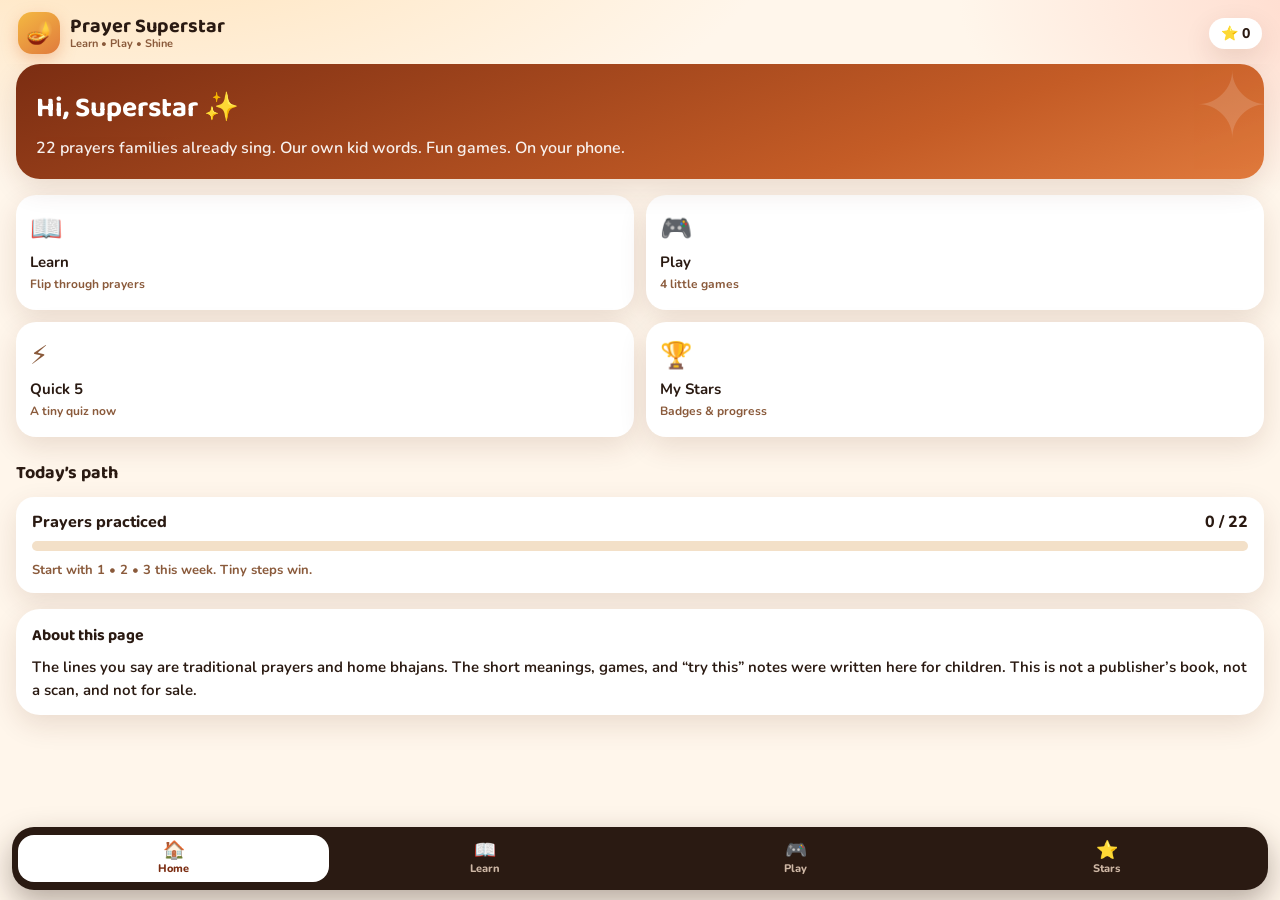
<file: index.html>
<!DOCTYPE html>
<html lang="en">
<head>
<meta charset="UTF-8" />
<meta name="viewport" content="width=device-width, initial-scale=1, viewport-fit=cover, maximum-scale=1" />
<meta name="apple-mobile-web-app-capable" content="yes" />
<meta name="apple-mobile-web-app-status-bar-style" content="black-translucent" />
<meta name="theme-color" content="#7B2D12" />
<title>Prayer Superstar</title>
<link rel="preconnect" href="https://fonts.googleapis.com" />
<link href="https://fonts.googleapis.com/css2?family=Baloo+2:wght@500;600;700;800&family=Nunito:wght@500;600;700;800&display=swap" rel="stylesheet" />
<link rel="stylesheet" href="styles.css" />
</head>
<body>
<div id="app">
  <header class="top">
    <div class="brand">
      <div class="logo">🪔</div>
      <div>
        <h1>Prayer Superstar</h1>
        <small>Learn • Play • Shine</small>
      </div>
    </div>
    <div class="star-pill">⭐ <span id="starCount">0</span></div>
  </header>

  <main>
    <section id="home" class="screen on">
      <div class="hero">
        <h2>Hi, Superstar ✨</h2>
        <p>22 prayers families already sing. Our own kid words. Fun games. On your phone.</p>
      </div>
      <div class="grid2">
        <button class="tile" onclick="go('learn')">
          <span class="ico">📖</span><b>Learn</b><span>Flip through prayers</span>
        </button>
        <button class="tile" onclick="go('play')">
          <span class="ico">🎮</span><b>Play</b><span>4 little games</span>
        </button>
        <button class="tile" onclick="startQuick()">
          <span class="ico">⚡</span><b>Quick 5</b><span>A tiny quiz now</span>
        </button>
        <button class="tile" onclick="go('stars')">
          <span class="ico">🏆</span><b>My Stars</b><span>Badges & progress</span>
        </button>
      </div>
      <h3 class="section-title">Today’s path</h3>
      <div class="progress">
        <div style="display:flex;justify-content:space-between;font-weight:800">
          <span>Prayers practiced</span><span id="pracLabel">0 / 22</span>
        </div>
        <div class="bar"><i id="pracBar"></i></div>
        <p style="margin:10px 0 0;font-weight:700;color:#8A5A3B;font-size:13px">Start with 1 • 2 • 3 this week. Tiny steps win.</p>
      </div>
      <div class="card" style="margin-top:16px;padding:14px 16px">
        <b class="baloo">About this page</b>
        <p class="mean" style="margin:8px 0 0">The lines you say are traditional prayers and home bhajans. The short meanings, games, and “try this” notes were written here for children. This is not a publisher’s book, not a scan, and not for sale.</p>
      </div>
    </section>

    <section id="learn" class="screen">
      <input class="search" id="qsearch" placeholder="Find a prayer…" oninput="filterLearn()" />
      <div class="plist" id="plist"></div>
    </section>

    <section id="detail" class="screen">
      <button class="back" onclick="go('learn')">← All prayers</button>
      <div class="card" id="detailCard"></div>
    </section>

    <section id="play" class="screen">
      <div class="hero" style="background:linear-gradient(160deg,#1F6F6A,#3D7EA6)">
        <h2>Game time 🎮</h2>
        <p>Short, tap-tap games. No peeking at answers.</p>
      </div>
      <div class="grid2">
        <button class="tile" onclick="startGame('when')">
          <span class="ico">⏰</span><b>When?</b><span>Pick the right time</span>
        </button>
        <button class="tile" onclick="startGame('blank')">
          <span class="ico">🧩</span><b>Missing word</b><span>Fill the blank</span>
        </button>
        <button class="tile" onclick="startGame('tf')">
          <span class="ico">✅</span><b>True / False</b><span>Spot the truth</span>
        </button>
        <button class="tile" onclick="startGame('match')">
          <span class="ico">🔗</span><b>Match up</b><span>Name ↔ meaning</span>
        </button>
      </div>
    </section>

    <section id="game" class="screen">
      <button class="back" onclick="go('play')">← Games</button>
      <div class="card" id="gameCard"></div>
    </section>

    <section id="stars" class="screen">
      <div class="hero">
        <h2>Star board ⭐</h2>
        <p>Every right answer and every “I said it” adds a star.</p>
      </div>
      <h3 class="section-title">Badges</h3>
      <div class="badge-row" id="badges"></div>
      <button class="btn ghost" onclick="resetProgress()" style="margin-top:18px">Reset my stars</button>
    </section>
  </main>

  <nav class="tab">
    <button class="on" data-tab="home" onclick="go('home')"><span class="n">🏠</span>Home</button>
    <button data-tab="learn" onclick="go('learn')"><span class="n">📖</span>Learn</button>
    <button data-tab="play" onclick="go('play')"><span class="n">🎮</span>Play</button>
    <button data-tab="stars" onclick="go('stars')"><span class="n">⭐</span>Stars</button>
  </nav>
</div>
<div class="toast" id="toast"></div>

<script src="prayers.js"></script>
<script src="app.js"></script>
</body>
</html>
</file>
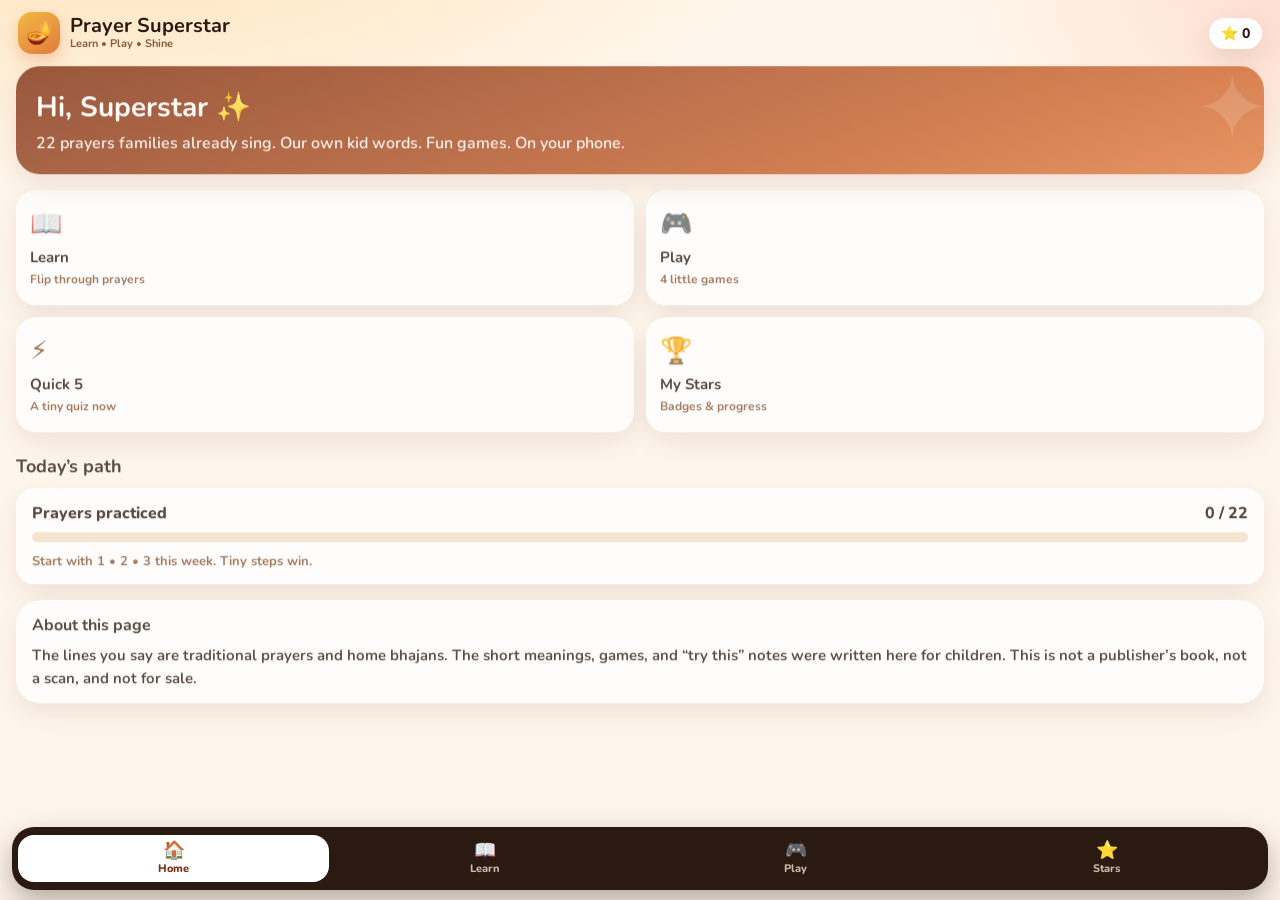
<file: prayer-superstar.html>
<!DOCTYPE html>
<html lang="en">
<head>
<meta charset="UTF-8" />
<meta http-equiv="refresh" content="0; url=./index.html" />
<title>Prayer Superstar</title>
</head>
<body>
<p><a href="./index.html">Open Prayer Superstar</a></p>
</body>
</html>
</file>
<file: styles.css>
:root {
  --saffron: #E07A3D;
  --deep: #7B2D12;
  --ink: #2A1A12;
  --cream: #FFF6EB;
  --card: #FFFFFF;
  --gold: #E8B84A;
  --teal: #1F6F6A;
  --lotus: #C45C6A;
  --sky: #3D7EA6;
  --ok: #2E8B57;
  --bad: #C44536;
  --shadow: 0 10px 28px rgba(80, 30, 10, .12);
  --safe-b: env(safe-area-inset-bottom);
}
* { box-sizing: border-box; -webkit-tap-highlight-color: transparent; }
html, body { margin: 0; height: 100%; }
body {
  font-family: Nunito, system-ui, sans-serif;
  background:
    radial-gradient(1200px 500px at 10% -10%, #FFE2B8 0%, transparent 55%),
    radial-gradient(900px 400px at 110% 0%, #FFD6C8 0%, transparent 50%),
    var(--cream);
  color: var(--ink);
  overflow: hidden;
}
h1, h2, h3, .baloo { font-family: "Baloo 2", Nunito, sans-serif; }
#app { height: 100%; display: flex; flex-direction: column; }
header.top {
  padding: calc(12px + env(safe-area-inset-top)) 18px 10px;
  display: flex; align-items: center; justify-content: space-between;
}
.brand { display: flex; align-items: center; gap: 10px; }
.logo {
  width: 42px; height: 42px; border-radius: 14px;
  background: linear-gradient(145deg, #F4B942, #E07A3D);
  display: grid; place-items: center; font-size: 22px;
  box-shadow: 0 6px 16px rgba(224,122,61,.35);
}
.brand h1 { font-size: 20px; margin: 0; line-height: 1; }
.brand small { display: block; font-size: 11px; color: #8A5A3B; font-weight: 700; }
.star-pill {
  background: #fff; border-radius: 999px; padding: 6px 12px;
  font-weight: 800; box-shadow: var(--shadow); font-size: 14px;
}
main { flex: 1; overflow: auto; padding: 0 16px 96px; }
.screen { display: none; animation: up .28s ease; }
.screen.on { display: block; }
@keyframes up { from { opacity: 0; transform: translateY(10px); } to { opacity: 1; transform: none; } }
.hero {
  background: linear-gradient(160deg, #7B2D12 0%, #C45C26 70%, #E07A3D 100%);
  color: #fff; border-radius: 24px; padding: 22px 20px 20px;
  box-shadow: var(--shadow); position: relative; overflow: hidden;
}
.hero:after {
  content: "\2726"; position: absolute; right: -6px; top: -18px;
  font-size: 90px; opacity: .15;
}
.hero h2 { margin: 0 0 6px; font-size: 28px; }
.hero p { margin: 0; opacity: .92; font-weight: 600; }
.grid2 { display: grid; grid-template-columns: 1fr 1fr; gap: 12px; margin-top: 16px; }
.tile {
  background: var(--card); border-radius: 20px; padding: 16px 14px;
  box-shadow: var(--shadow); border: 0; text-align: left; width: 100%;
  font: inherit; color: inherit; cursor: pointer;
}
.tile .ico { font-size: 26px; display: block; margin-bottom: 6px; }
.tile b { display: block; font-size: 15px; }
.tile span { font-size: 12px; color: #8A5A3B; font-weight: 700; }
.section-title { margin: 22px 0 10px; font-size: 18px; }
.progress {
  background: #fff; border-radius: 18px; padding: 14px 16px; box-shadow: var(--shadow);
}
.bar { height: 10px; background: #F3E0C8; border-radius: 99px; overflow: hidden; margin-top: 8px; }
.bar > i { display: block; height: 100%; width: 0; background: linear-gradient(90deg, #F4B942, #E07A3D); border-radius: 99px; transition: width .4s; }
nav.tab {
  position: fixed; left: 12px; right: 12px; bottom: calc(10px + var(--safe-b));
  background: #2A1A12; color: #fff; border-radius: 22px;
  display: grid; grid-template-columns: repeat(4, 1fr);
  padding: 8px 6px; z-index: 20; box-shadow: 0 12px 30px rgba(42,26,18,.35);
}
nav.tab button {
  background: none; border: 0; color: #CDB6A4; font: inherit; font-weight: 800;
  font-size: 11px; padding: 6px 0; border-radius: 16px;
}
nav.tab button .n { display: block; font-size: 18px; line-height: 1.1; }
nav.tab button.on { background: #fff; color: var(--deep); }
.search {
  width: 100%; border: 0; background: #fff; border-radius: 16px;
  padding: 12px 14px; font: inherit; font-weight: 700; margin-bottom: 12px;
  box-shadow: var(--shadow);
}
.plist { display: flex; flex-direction: column; gap: 10px; }
.prow {
  background: #fff; border-radius: 18px; padding: 12px 12px 12px 14px;
  display: flex; gap: 12px; align-items: center; box-shadow: var(--shadow);
  border: 0; width: 100%; text-align: left; font: inherit; color: inherit;
}
.num {
  width: 36px; height: 36px; border-radius: 12px; background: #F8E3C8;
  display: grid; place-items: center; font-weight: 800; color: var(--deep); flex: none;
}
.prow b { display: block; font-size: 15px; }
.prow small { color: #8A5A3B; font-weight: 700; }
.dot { margin-left: auto; font-size: 18px; }
.back {
  background: none; border: 0; font: inherit; font-weight: 800; color: var(--deep);
  padding: 0 0 12px; font-size: 15px;
}
.card { background: #fff; border-radius: 24px; padding: 18px; box-shadow: var(--shadow); }
.tag {
  display: inline-block; background: #F8E3C8; color: var(--deep);
  border-radius: 999px; padding: 4px 10px; font-size: 12px; font-weight: 800;
}
.say {
  background: #FFF1DC; border-radius: 16px; padding: 14px;
  font-size: 16px; line-height: 1.45; font-weight: 700; margin: 12px 0;
  white-space: pre-wrap;
}
.mean { font-size: 15px; line-height: 1.5; font-weight: 650; }
.do {
  margin-top: 12px; background: #EAF6F2; border-radius: 14px; padding: 12px;
  font-weight: 700; font-size: 14px;
}
.btn {
  width: 100%; border: 0; border-radius: 16px; padding: 14px;
  font: inherit; font-weight: 800; font-size: 16px; cursor: pointer;
  margin-top: 12px;
}
.btn.primary { background: var(--deep); color: #fff; }
.btn.gold { background: linear-gradient(90deg, #F4B942, #E07A3D); color: #2A1A12; }
.btn.ghost { background: #F3E0C8; color: var(--deep); }
.rowbtns { display: grid; grid-template-columns: 1fr 1fr; gap: 10px; }
.choice {
  width: 100%; text-align: left; background: #fff; border: 2px solid #F3E0C8;
  border-radius: 16px; padding: 14px; margin: 8px 0 0; font: inherit; font-weight: 800;
  cursor: pointer;
}
.choice.good { border-color: var(--ok); background: #E8F7EE; }
.choice.bad { border-color: var(--bad); background: #FDECEC; }
.choice.off { opacity: .55; pointer-events: none; }
.scoreline { display: flex; justify-content: space-between; font-weight: 800; margin-bottom: 8px; }
.bigq { font-size: 22px; margin: 8px 0 14px; line-height: 1.25; }
.match-grid { display: grid; grid-template-columns: 1fr 1fr; gap: 8px; }
.mbtn {
  border: 2px solid #F3E0C8; background: #fff; border-radius: 14px;
  padding: 12px 8px; font: inherit; font-weight: 800; font-size: 13px; min-height: 64px;
}
.mbtn.sel { border-color: var(--sky); background: #E7F3FA; }
.mbtn.gone { visibility: hidden; }
.badge-row { display: grid; grid-template-columns: 1fr 1fr; gap: 10px; }
.badge {
  background: #fff; border-radius: 18px; padding: 14px; box-shadow: var(--shadow); text-align: center;
}
.badge .e { font-size: 28px; }
.badge.lock { opacity: .45; filter: grayscale(.6); }
.toast {
  position: fixed; left: 50%; transform: translateX(-50%);
  bottom: calc(88px + var(--safe-b)); background: #2A1A12; color: #fff;
  padding: 10px 16px; border-radius: 999px; font-weight: 800; z-index: 30;
  display: none;
}
</file>
